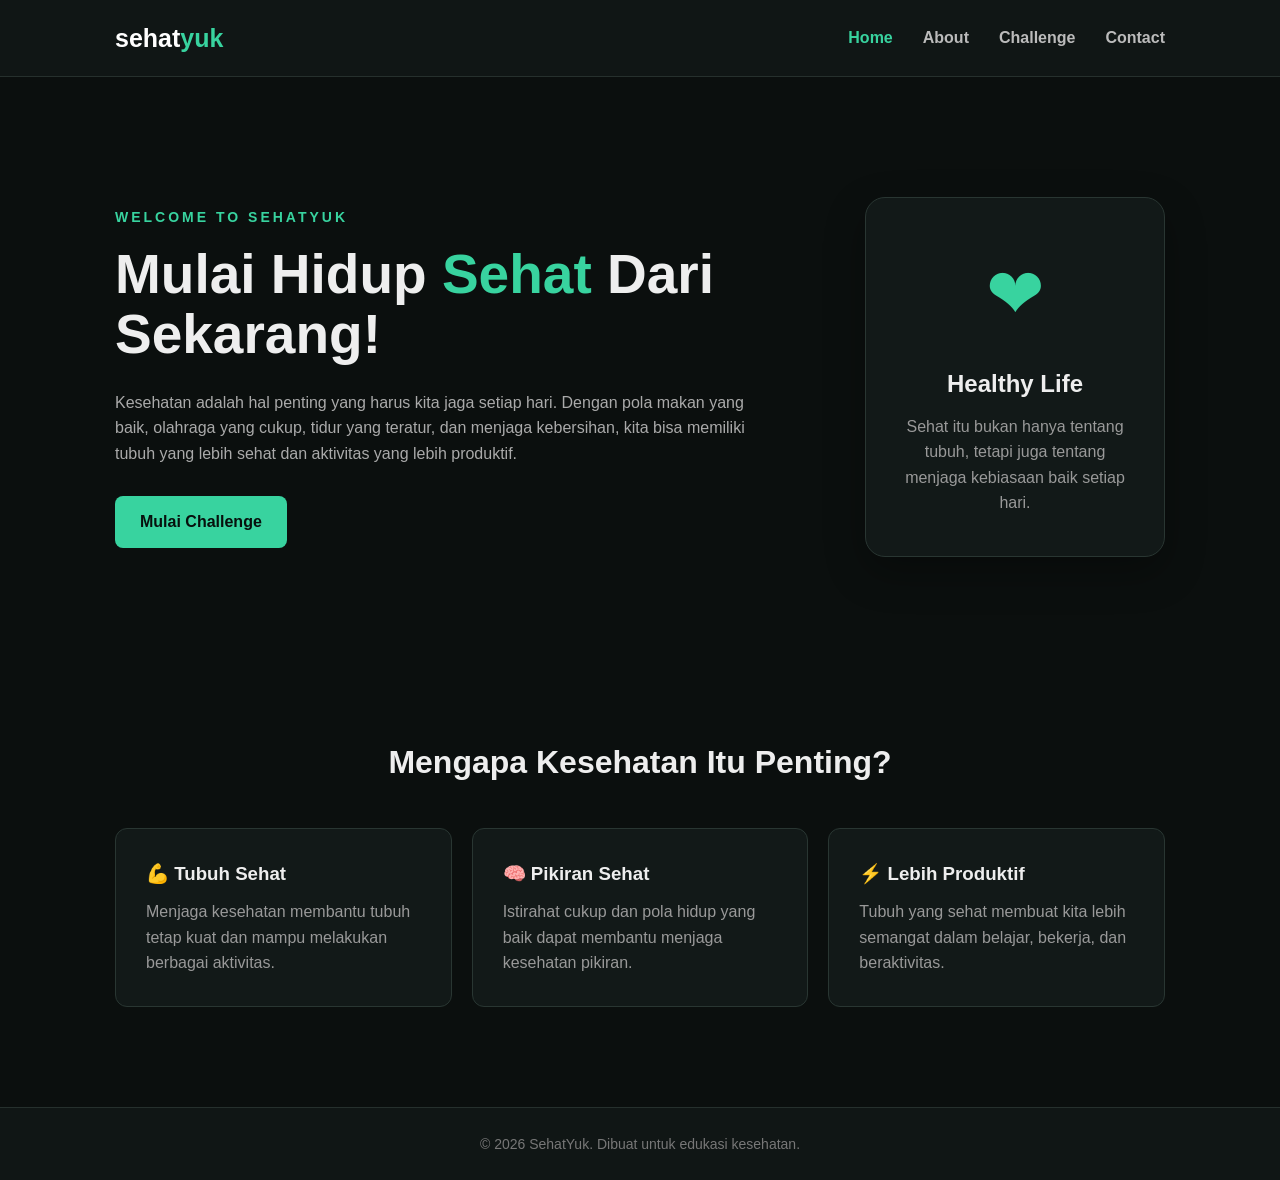
<file: index.html>
<!DOCTYPE html>
<html lang="id">
<head>
    <meta charset="UTF-8">
    <meta name="viewport" content="width=device-width, initial-scale=1.0">
    <title>SehatYuk - Beranda</title>
    <link rel="stylesheet" href="style.css">
</head>
<body>

    <header>
        <nav>
            <h2>sehat<span>yuk</span></h2>

            <ul>
                <li><a href="index.html" class="active">Home</a></li>
                <li><a href="about.html">About</a></li>
                <li><a href="challenge.html">Challenge</a></li>
                <li><a href="contact.html">Contact</a></li>
            </ul>
        </nav>
    </header>

    <main>
        <section class="hero">
            <div class="hero-text">
                <p class="small-title">WELCOME TO SEHATYUK</p>
                <h1>Mulai Hidup <span>Sehat</span> Dari Sekarang!</h1>

                <p>
                    Kesehatan adalah hal penting yang harus kita jaga setiap hari.
                    Dengan pola makan yang baik, olahraga yang cukup, tidur yang
                    teratur, dan menjaga kebersihan, kita bisa memiliki tubuh yang
                    lebih sehat dan aktivitas yang lebih produktif.
                </p>

                <a href="challenge.html" class="btn">Mulai Challenge</a>
            </div>

            <div class="health-card">
                <div class="health-icon">❤</div>
                <h2>Healthy Life</h2>
                <p>Sehat itu bukan hanya tentang tubuh, tetapi juga tentang menjaga kebiasaan baik setiap hari.</p>
            </div>
        </section>

        <section class="info">
            <h2>Mengapa Kesehatan Itu Penting?</h2>

            <div class="cards">
                <div class="card">
                    <h3>💪 Tubuh Sehat</h3>
                    <p>Menjaga kesehatan membantu tubuh tetap kuat dan mampu melakukan berbagai aktivitas.</p>
                </div>

                <div class="card">
                    <h3>🧠 Pikiran Sehat</h3>
                    <p>Istirahat cukup dan pola hidup yang baik dapat membantu menjaga kesehatan pikiran.</p>
                </div>

                <div class="card">
                    <h3>⚡ Lebih Produktif</h3>
                    <p>Tubuh yang sehat membuat kita lebih semangat dalam belajar, bekerja, dan beraktivitas.</p>
                </div>
            </div>
        </section>
    </main>

    <footer>
        <p>© 2026 SehatYuk. Dibuat untuk edukasi kesehatan.</p>
    </footer>

</body>
</html>
</file>
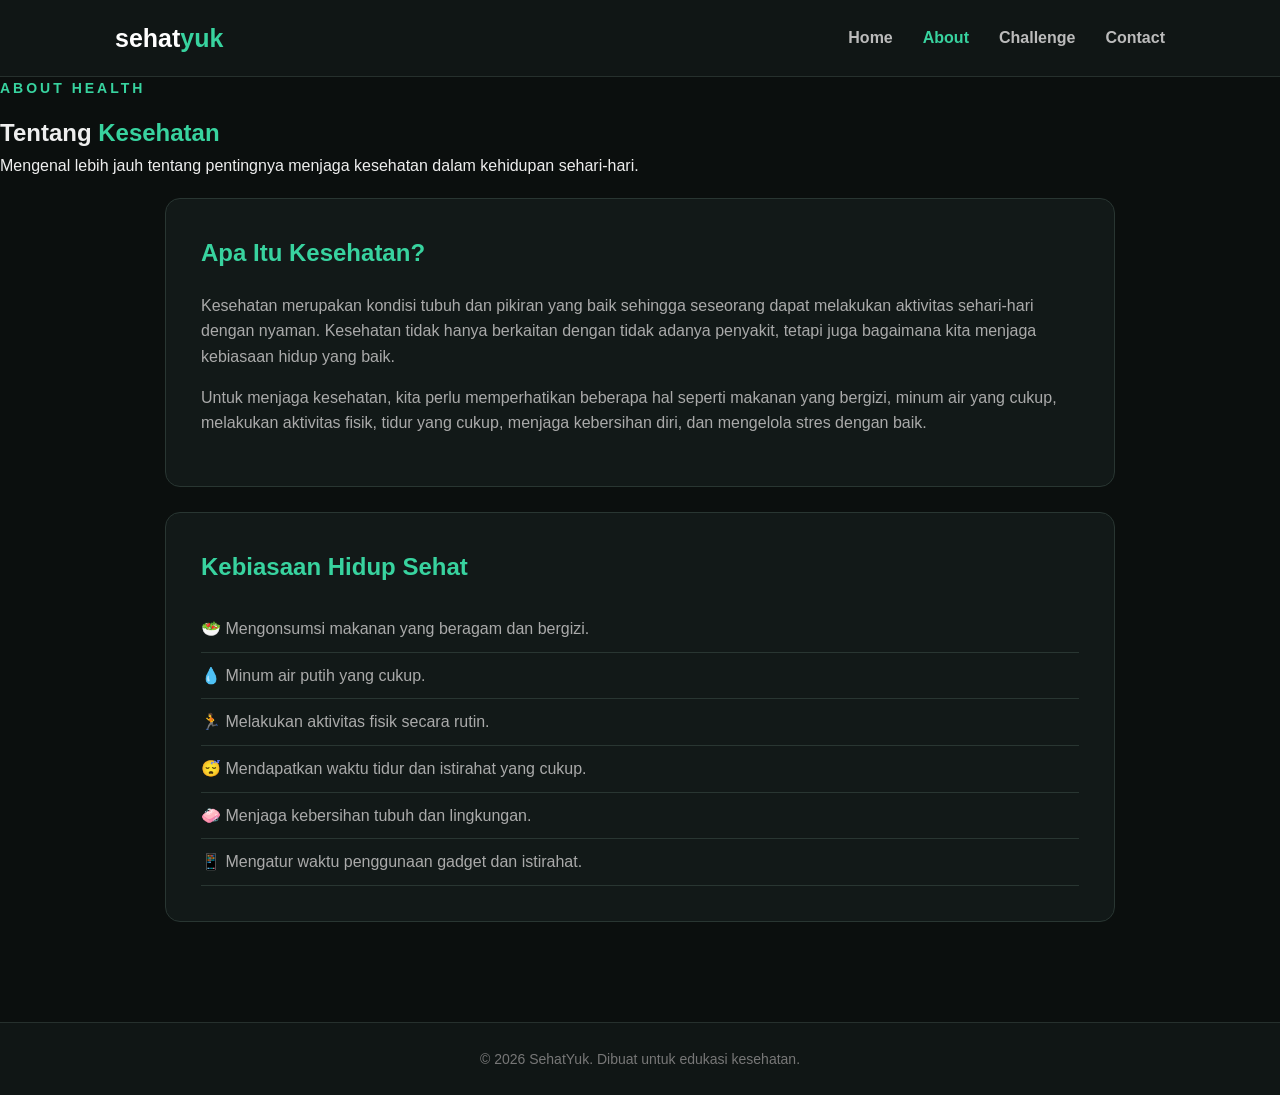
<file: about.html>
<!DOCTYPE html>
<html lang="id">
<head>
    <meta charset="UTF-8">
    <meta name="viewport" content="width=device-width, initial-scale=1.0">
    <title>SehatYuk - About</title>
    <link rel="stylesheet" href="style.css">
</head>
<body>

    <header>
        <nav>
            <h2>sehat<span>yuk</span></h2>

            <ul>
                <li><a href="index.html">Home</a></li>
                <li><a href="about.html" class="active">About</a></li>
                <li><a href="challenge.html">Challenge</a></li>
                <li><a href="contact.html">Contact</a></li>
            </ul>
        </nav>
    </header>

    <main>
        <section class="page-header">
            <p class="small-title">ABOUT HEALTH</p>
            <h1>Tentang <span>Kesehatan</span></h1>
            <p>
                Mengenal lebih jauh tentang pentingnya menjaga kesehatan
                dalam kehidupan sehari-hari.
            </p>
        </section>

        <section class="content">
            <div class="content-box">
                <h2>Apa Itu Kesehatan?</h2>

                <p>
                    Kesehatan merupakan kondisi tubuh dan pikiran yang baik
                    sehingga seseorang dapat melakukan aktivitas sehari-hari
                    dengan nyaman. Kesehatan tidak hanya berkaitan dengan
                    tidak adanya penyakit, tetapi juga bagaimana kita menjaga
                    kebiasaan hidup yang baik.
                </p>

                <p>
                    Untuk menjaga kesehatan, kita perlu memperhatikan beberapa
                    hal seperti makanan yang bergizi, minum air yang cukup,
                    melakukan aktivitas fisik, tidur yang cukup, menjaga
                    kebersihan diri, dan mengelola stres dengan baik.
                </p>
            </div>

            <div class="content-box">
                <h2>Kebiasaan Hidup Sehat</h2>

                <ul class="health-list">
                    <li>🥗 Mengonsumsi makanan yang beragam dan bergizi.</li>
                    <li>💧 Minum air putih yang cukup.</li>
                    <li>🏃 Melakukan aktivitas fisik secara rutin.</li>
                    <li>😴 Mendapatkan waktu tidur dan istirahat yang cukup.</li>
                    <li>🧼 Menjaga kebersihan tubuh dan lingkungan.</li>
                    <li>📱 Mengatur waktu penggunaan gadget dan istirahat.</li>
                </ul>
            </div>
        </section>
    </main>

    <footer>
        <p>© 2026 SehatYuk. Dibuat untuk edukasi kesehatan.</p>
    </footer>

</body>
</html>
</file>
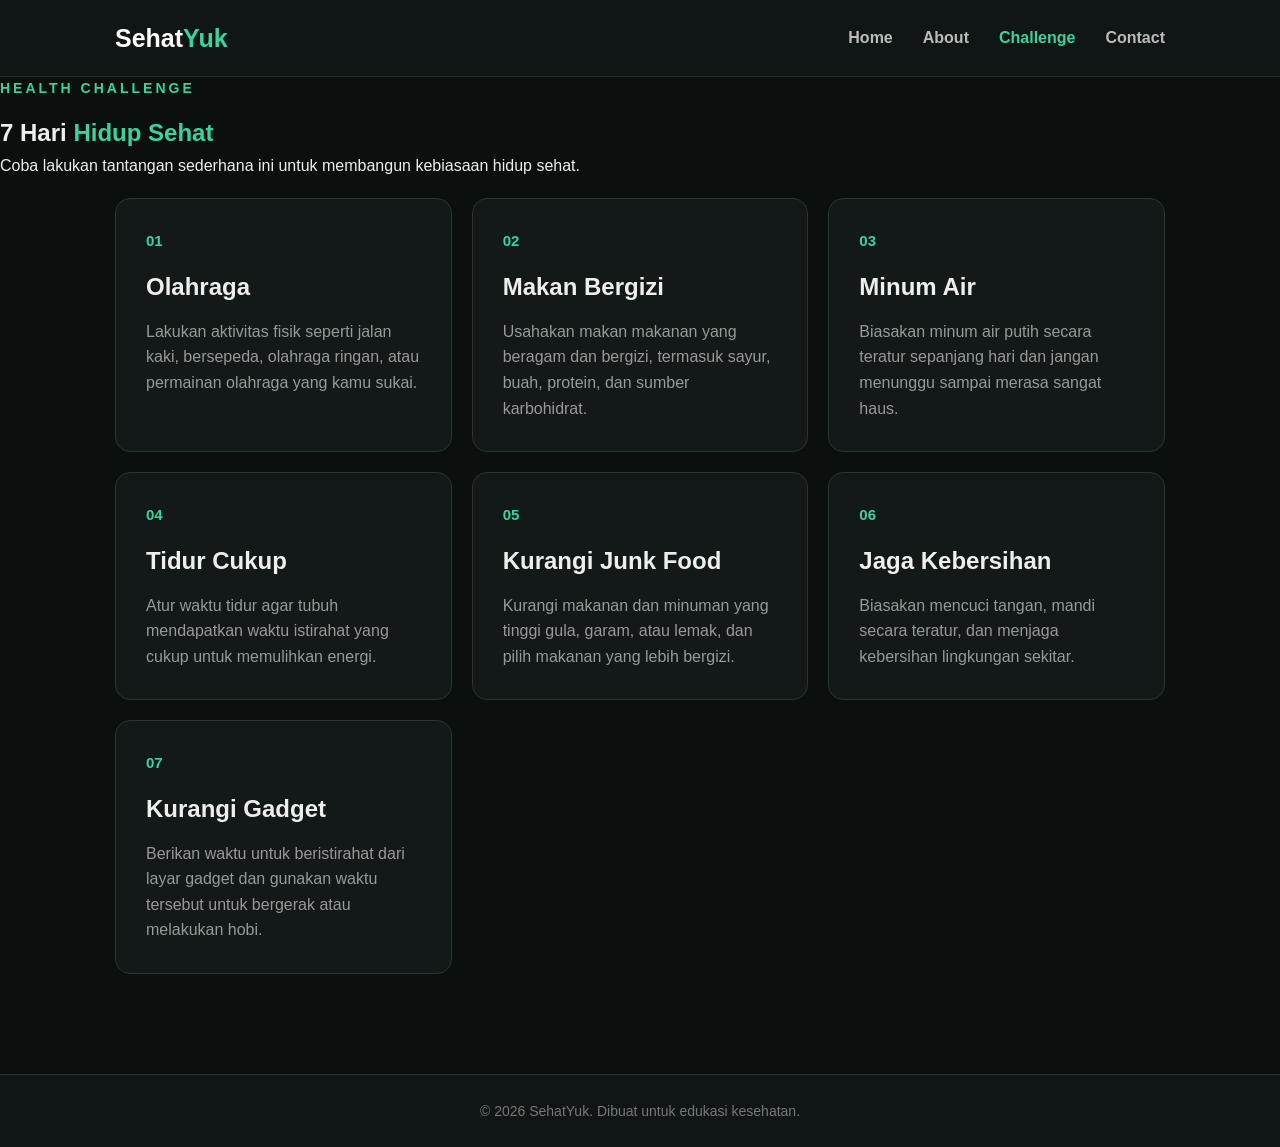
<file: challenge.html>
<!DOCTYPE html>
<html lang="id">
<head>
    <meta charset="UTF-8">
    <meta name="viewport" content="width=device-width, initial-scale=1.0">
    <title>SehatYuk - Challenge</title>
    <link rel="stylesheet" href="style.css">
</head>
<body>

    <header>
        <nav>
            <h2>Sehat<span>Yuk</span></h2>

            <ul>
                <li><a href="index.html">Home</a></li>
                <li><a href="about.html">About</a></li>
                <li><a href="challenge.html" class="active">Challenge</a></li>
                <li><a href="contact.html">Contact</a></li>
            </ul>
        </nav>
    </header>

    <main>
        <section class="page-header">
            <p class="small-title">HEALTH CHALLENGE</p>
            <h1>7 Hari <span>Hidup Sehat</span></h1>
            <p>
                Coba lakukan tantangan sederhana ini untuk membangun
                kebiasaan hidup sehat.
            </p>
        </section>

        <section class="challenge-container">

            <div class="challenge-card">
                <div class="number">01</div>
                <h2>Olahraga</h2>
                <p>
                    Lakukan aktivitas fisik seperti jalan kaki, bersepeda,
                    olahraga ringan, atau permainan olahraga yang kamu sukai.
                </p>
            </div>

            <div class="challenge-card">
                <div class="number">02</div>
                <h2>Makan Bergizi</h2>
                <p>
                    Usahakan makan makanan yang beragam dan bergizi,
                    termasuk sayur, buah, protein, dan sumber karbohidrat.
                </p>
            </div>

            <div class="challenge-card">
                <div class="number">03</div>
                <h2>Minum Air</h2>
                <p>
                    Biasakan minum air putih secara teratur sepanjang hari
                    dan jangan menunggu sampai merasa sangat haus.
                </p>
            </div>

            <div class="challenge-card">
                <div class="number">04</div>
                <h2>Tidur Cukup</h2>
                <p>
                    Atur waktu tidur agar tubuh mendapatkan waktu istirahat
                    yang cukup untuk memulihkan energi.
                </p>
            </div>

            <div class="challenge-card">
                <div class="number">05</div>
                <h2>Kurangi Junk Food</h2>
                <p>
                    Kurangi makanan dan minuman yang tinggi gula, garam,
                    atau lemak, dan pilih makanan yang lebih bergizi.
                </p>
            </div>

            <div class="challenge-card">
                <div class="number">06</div>
                <h2>Jaga Kebersihan</h2>
                <p>
                    Biasakan mencuci tangan, mandi secara teratur, dan
                    menjaga kebersihan lingkungan sekitar.
                </p>
            </div>

            <div class="challenge-card">
                <div class="number">07</div>
                <h2>Kurangi Gadget</h2>
                <p>
                    Berikan waktu untuk beristirahat dari layar gadget dan
                    gunakan waktu tersebut untuk bergerak atau melakukan hobi.
                </p>
            </div>

        </section>
    </main>

    <footer>
        <p>© 2026 SehatYuk. Dibuat untuk edukasi kesehatan.</p>
    </footer>

</body>
</html>
</file>
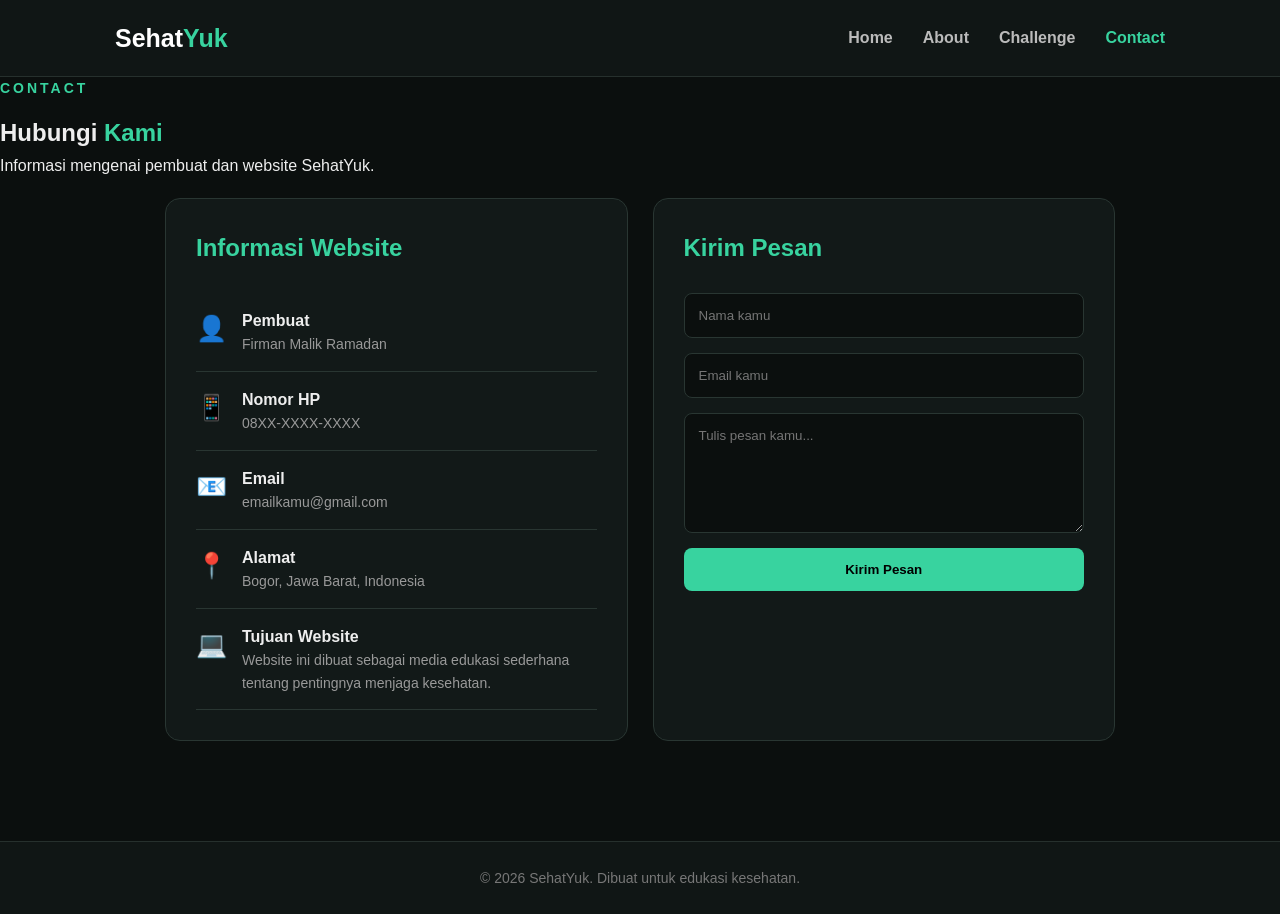
<file: contact.html>
<!DOCTYPE html>
<html lang="id">
<head>
    <meta charset="UTF-8">
    <meta name="viewport" content="width=device-width, initial-scale=1.0">
    <title>SehatYuk - Contact</title>
    <link rel="stylesheet" href="style.css">
</head>
<body>

   <header>
        <nav>
            <h2>Sehat<span>Yuk</span></h2>

            <ul>
                <li><a href="index.html">Home</a></li>
                <li><a href="about.html">About</a></li>
                <li><a href="challenge.html">Challenge</a></li>
                <li><a href="contact.html" class="active">Contact</a></li>
            </ul>
        </nav>
    </header>

    <main>
        <section class="page-header">
            <p class="small-title">CONTACT</p>
            <h1>Hubungi <span>Kami</span></h1>
            <p>
                Informasi mengenai pembuat dan website SehatYuk.
            </p>
        </section>

        <section class="contact-container">

            <div class="contact-info">
                <h2>Informasi Website</h2>

                <div class="contact-item">
                    <span>👤</span>
                    <div>
                        <h3>Pembuat</h3>
                        <p>Firman Malik Ramadan</p>
                    </div>
                </div>

                <div class="contact-item">
                    <span>📱</span>
                    <div>
                        <h3>Nomor HP</h3>
                        <p>08XX-XXXX-XXXX</p>
                    </div>
                </div>

                <div class="contact-item">
                    <span>📧</span>
                    <div>
                        <h3>Email</h3>
                        <p>emailkamu@gmail.com</p>
                    </div>
                </div>

                <div class="contact-item">
                    <span>📍</span>
                    <div>
                        <h3>Alamat</h3>
                        <p>Bogor, Jawa Barat, Indonesia</p>
                    </div>
                </div>

                <div class="contact-item">
                    <span>💻</span>
                    <div>
                        <h3>Tujuan Website</h3>
                        <p>
                            Website ini dibuat sebagai media edukasi sederhana
                            tentang pentingnya menjaga kesehatan.
                        </p>
                    </div>
                </div>
            </div>

            <div class="contact-form">
                <h2>Kirim Pesan</h2>

                <form>
                    <input type="text" placeholder="Nama kamu" required>

                    <input type="email" placeholder="Email kamu" required>

                    <textarea placeholder="Tulis pesan kamu..." rows="6" required></textarea>

                    <button type="submit">Kirim Pesan</button>
                </form>
            </div>

        </section>
    </main>

    <footer>
        <p>© 2026 SehatYuk. Dibuat untuk edukasi kesehatan.</p>
    </footer>

</body>
</html>
</file>
<file: style.css>
* {
    margin: 0;
    padding: 0;
    box-sizing: border-box;
}

html {
    scroll-behavior: smooth;
}

body {
    font-family: Arial, sans-serif;
    background: #0b0f0e;
    color: #eeeeee;
    line-height: 1.6;
}

/* NAVBAR */
header {
    background: #101615;
    border-bottom: 1px solid #26302d;
    position: sticky;
    top: 0;
    z-index: 100;
}

nav {
    max-width: 1100px;
    margin: auto;
    padding: 18px 25px;
    display: flex;
    align-items: center;
    justify-content: space-between;
}

nav h2 {
    font-size: 25px;
    color: #ffffff;
}

nav h2 span,
span {
    color: #38d39f;
}

nav ul {
    display: flex;
    gap: 30px;
    list-style: none;
}

nav ul li a {
    color: #bbbbbb;
    text-decoration: none;
    font-weight: bold;
    transition: 0.3s;
}

nav ul li a:hover,
nav ul li a.active {
    color: #38d39f;
}

/* HERO */
.hero {
    max-width: 1100px;
    min-height: 600px;
    margin: auto;
    padding: 80px 25px;
    display: flex;
    align-items: center;
    justify-content: space-between;
    gap: 60px;
}

.hero-text {
    max-width: 650px;
}

.small-title {
    color: #38d39f;
    font-size: 14px;
    font-weight: bold;
    letter-spacing: 3px;
    margin-bottom: 15px;
}

.hero h1 {
    font-size: 55px;
    line-height: 1.1;
    margin-bottom: 25px;
}

.hero-text > p:not(.small-title) {
    color: #aaa;
    margin-bottom: 30px;
}

.btn {
    display: inline-block;
    padding: 13px 25px;
    background: #38d39f;
    color: #07100d;
    text-decoration: none;
    font-weight: bold;
    border-radius: 8px;
    transition: 0.3s;
}

.btn:hover {
    transform: translateY(-3px);
    opacity: 0.85;
}

/* HEALTH CARD */
.health-card {
    width: 300px;
    padding: 40px 30px;
    text-align: center;
    background: #121918;
    border: 1px solid #293632;
    border-radius: 20px;
    box-shadow: 0 15px 40px rgba(0, 0, 0, 0.3);
}

.health-icon {
    font-size: 70px;
    color: #38d39f;
    margin-bottom: 15px;
}

.health-card h2 {
    margin-bottom: 10px;
}

.health-card p {
    color: #999;
}

/* INFO */
.info {
    max-width: 1100px;
    margin: auto;
    padding: 60px 25px 100px;
}

.info > h2 {
    text-align: center;
    margin-bottom: 40px;
    font-size: 32px;
}

.cards {
    display: grid;
    grid-template-columns: repeat(3, 1fr);
    gap: 20px;
}

.card {
    background: #121918;
    border: 1px solid #293632;
    padding: 30px;
    border-radius: 12px;
    transition: 0.3s;
}

.card:hover,
.challenge-card:hover,
.content-box:hover {
    transform: translateY(-5px);
    border-color: #38d39f;
}

.card h3 {
    margin-bottom: 10px;
}

.card p {
    color: #999;
}



/* ABOUT */
.content {
    max-width: 1000px;
    margin: auto;
    padding: 20px 25px 100px;
    display: grid;
    gap: 25px;
}

.content-box {
    background: #121918;
    border: 1px solid #293632;
    padding: 35px;
    border-radius: 15px;
    transition: 0.3s;
}

.content-box h2 {
    color: #38d39f;
    margin-bottom: 20px;
}

.content-box p {
    color: #aaa;
    margin-bottom: 15px;
}

.health-list {
    list-style: none;
}

.health-list li {
    color: #aaa;
    padding: 10px 0;
    border-bottom: 1px solid #293632;
}

/* CHALLENGE */
.challenge-container {
    max-width: 1100px;
    margin: auto;
    padding: 20px 25px 100px;
    display: grid;
    grid-template-columns: repeat(3, 1fr);
    gap: 20px;
}

.challenge-card {
    background: #121918;
    border: 1px solid #293632;
    padding: 30px;
    border-radius: 15px;
    transition: 0.3s;
}

.number {
    color: #38d39f;
    font-size: 15px;
    font-weight: bold;
    margin-bottom: 15px;
}

.challenge-card h2 {
    margin-bottom: 12px;
}

.challenge-card p {
    color: #999;
}

/* CONTACT */
.contact-container {
    max-width: 1000px;
    margin: auto;
    padding: 20px 25px 100px;
    display: grid;
    grid-template-columns: 1fr 1fr;
    gap: 25px;
}

.contact-info,
.contact-form {
    background: #121918;
    border: 1px solid #293632;
    padding: 30px;
    border-radius: 15px;
}

.contact-info h2,
.contact-form h2 {
    margin-bottom: 25px;
    color: #38d39f;
}

.contact-item {
    display: flex;
    gap: 15px;
    padding: 15px 0;
    border-bottom: 1px solid #293632;
}

.contact-item > span {
    font-size: 25px;
}

.contact-item h3 {
    font-size: 16px;
}

.contact-item p {
    color: #999;
    font-size: 14px;
}

/* FORM */
form {
    display: flex;
    flex-direction: column;
    gap: 15px;
}

input,
textarea {
    width: 100%;
    padding: 14px;
    background: #0b0f0e;
    color: white;
    border: 1px solid #293632;
    border-radius: 8px;
    outline: none;
    font-family: Arial, sans-serif;
}

input:focus,
textarea:focus {
    border-color: #38d39f;
}

button {
    padding: 14px;
    background: #38d39f;
    border: none;
    border-radius: 8px;
    font-weight: bold;
    cursor: pointer;
    transition: 0.3s;
}

button:hover {
    opacity: 0.8;
}

/* FOOTER */
footer {
    text-align: center;
    padding: 25px;
    background: #101615;
    border-top: 1px solid #26302d;
    color: #777;
    font-size: 14px;
}

/* RESPONSIVE */
@media (max-width: 800px) {

    nav {
        flex-direction: column;
        gap: 15px;
    }

    nav ul {
        gap: 15px;
        flex-wrap: wrap;
        justify-content: center;
    }

    .hero {
        flex-direction: column;
        text-align: center;
        padding-top: 60px;
    }

    .hero h1 {
        font-size: 40px;
    }

    .health-card {
        width: 100%;
        max-width: 350px;
    }

    .cards,
    .challenge-container,
    .contact-container {
        grid-template-columns: 1fr;
    }

    .page-header h1 {
        font-size: 38px;
    }
}
</file>
